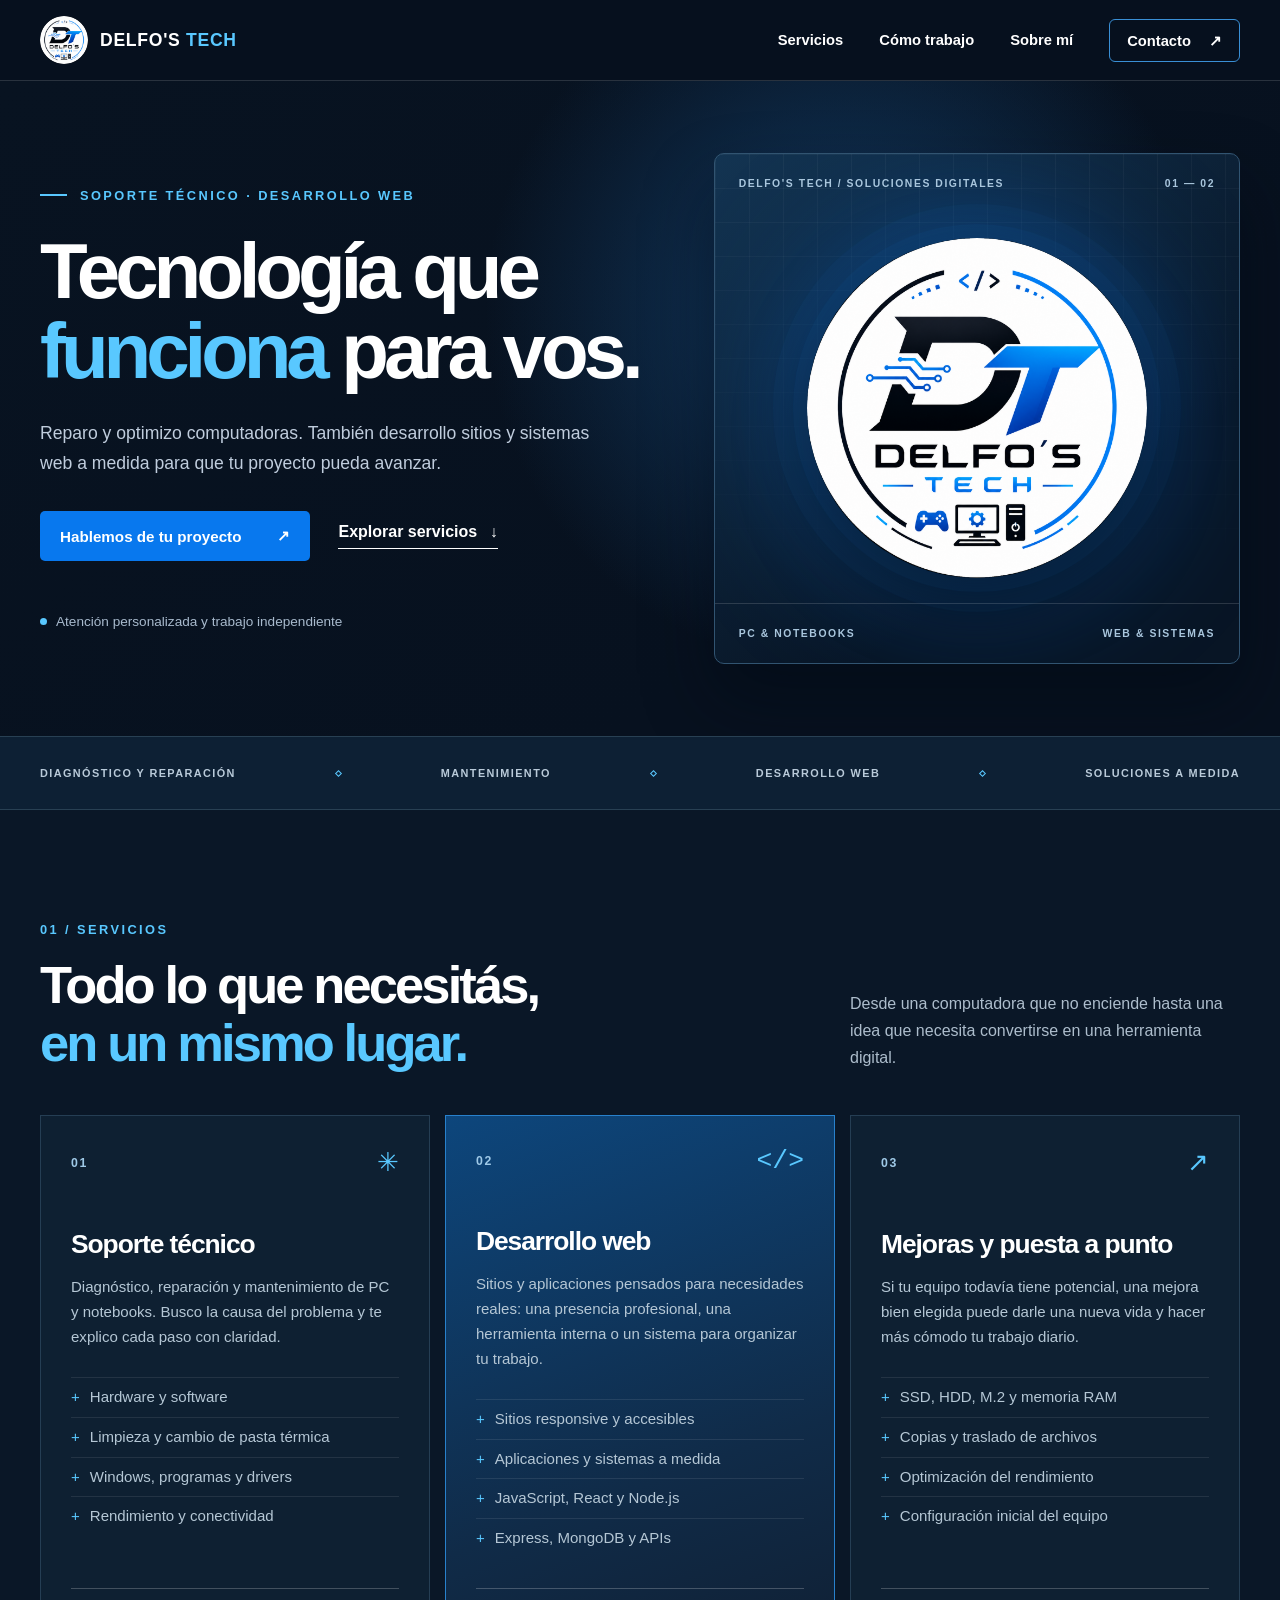
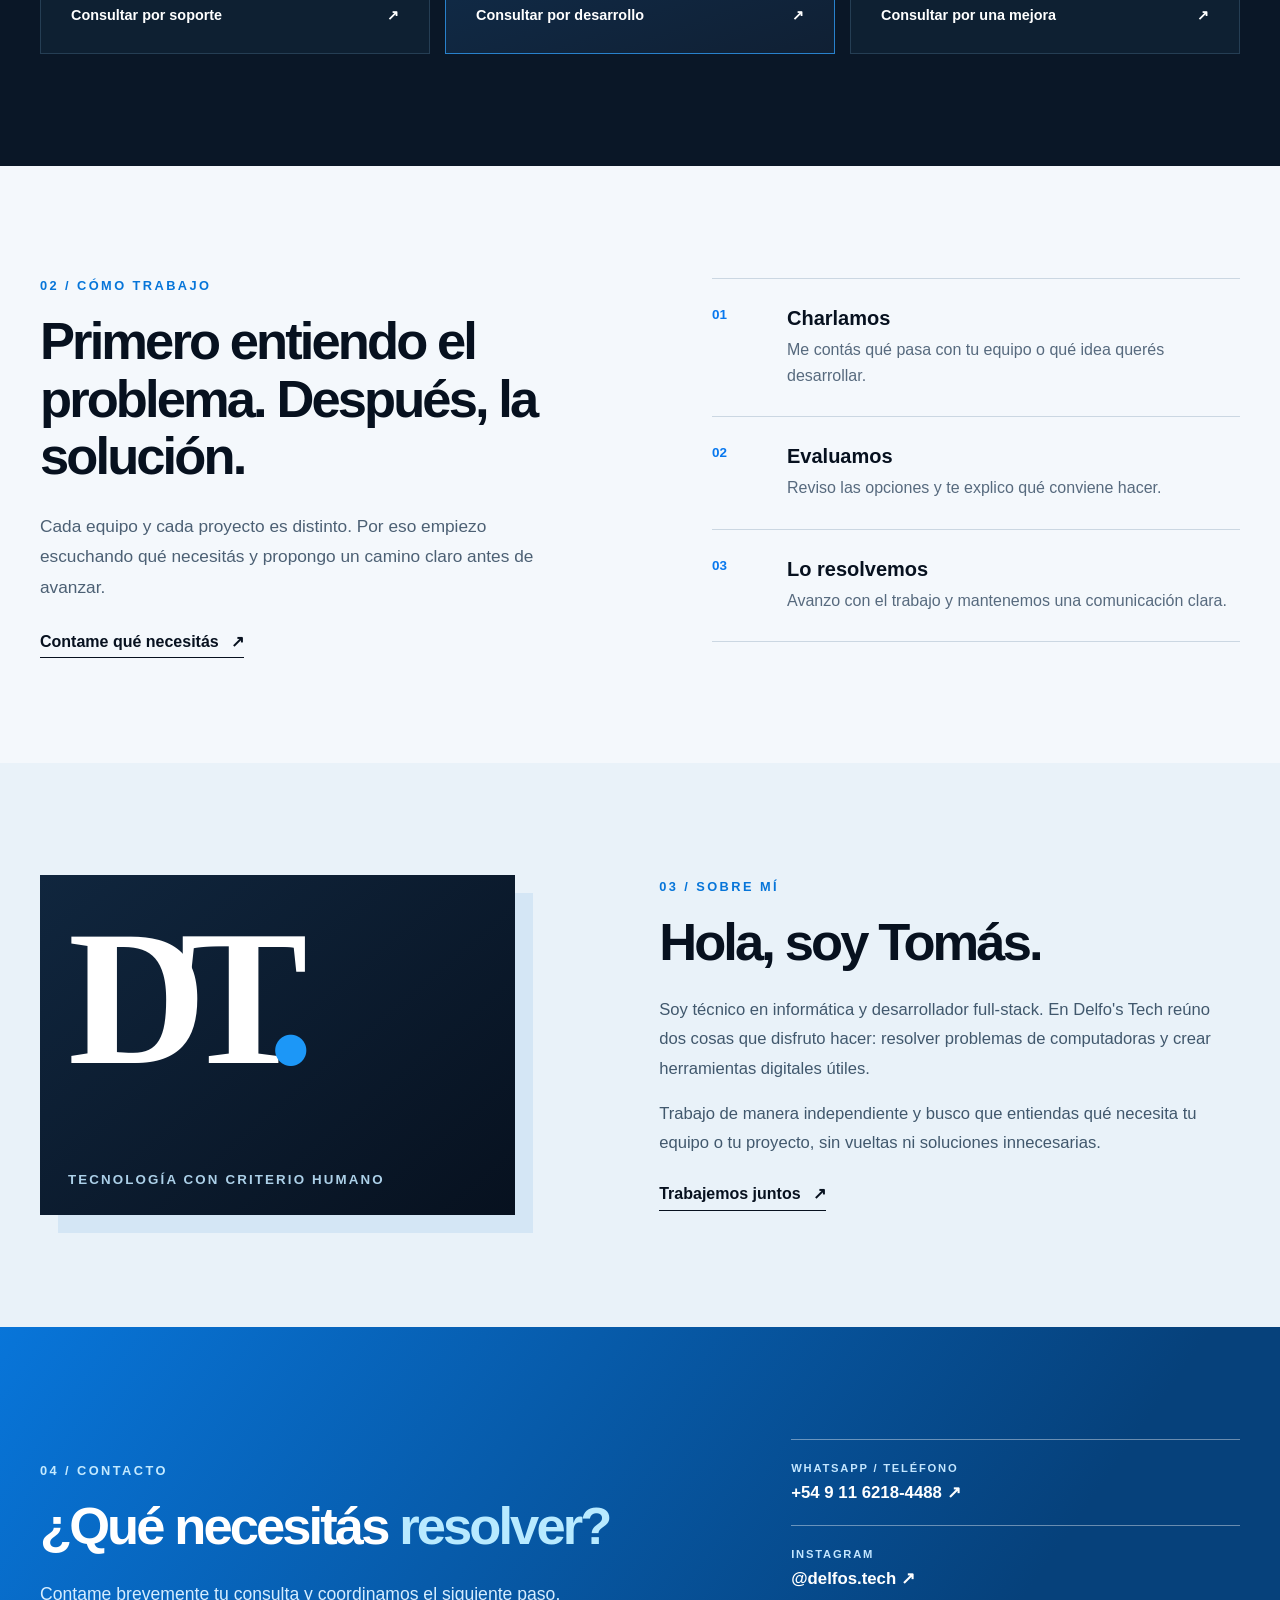
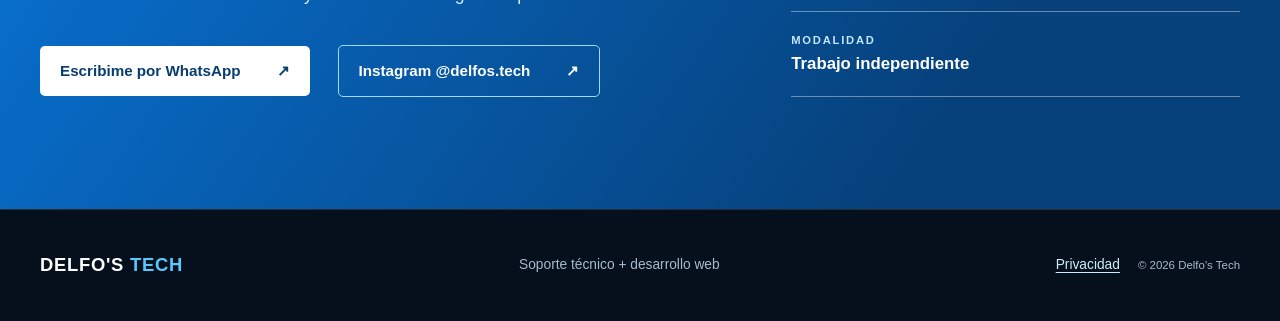
<file: index.html>
<!doctype html>
<html lang="es">
<head>
  <meta charset="utf-8">
  <meta name="viewport" content="width=device-width, initial-scale=1">
  <meta name="theme-color" content="#07111f">
  <meta name="description" content="Delfo's Tech: soporte técnico para PC y notebooks, desarrollo web y soluciones digitales en Buenos Aires.">
  <title>Delfo's Tech | Soporte técnico y desarrollo web</title>
  <link rel="icon" href="assets/DELFOS TECH LOGO.png">
  <link rel="stylesheet" href="styles.css">
  <script src="script.js" defer></script>
</head>
<body>
  <a class="skip" href="#contenido">Ir al contenido</a>
  <header class="site-header">
    <div class="container header-inner">
      <a class="brand" href="#inicio" aria-label="Delfo's Tech, inicio"><img src="assets/DELFOS TECH LOGO.png" alt=""><span>DELFO'S <b>TECH</b></span></a>
      <button class="menu-toggle" type="button" aria-expanded="false" aria-controls="site-nav" aria-label="Abrir menú"><span></span><span></span><span></span></button>
      <nav id="site-nav" class="nav" aria-label="Navegación principal">
        <a href="#servicios">Servicios</a><a href="#metodo">Cómo trabajo</a><a href="#sobre-mi">Sobre mí</a><a class="nav-contact" href="#contacto">Contacto <span aria-hidden="true">↗</span></a>
      </nav>
    </div>
  </header>
  <main id="contenido">
    <section id="inicio" class="hero">
      <div class="container hero-grid">
        <div class="hero-copy">
          <div class="eyebrow"><span class="line"></span> SOPORTE TÉCNICO · DESARROLLO WEB</div>
          <h1>Tecnología que <em>funciona</em> para vos.</h1>
          <p>Reparo y optimizo computadoras. También desarrollo sitios y sistemas web a medida para que tu proyecto pueda avanzar.</p>
          <div class="hero-actions"><a class="button primary" href="#contacto">Hablemos de tu proyecto <span aria-hidden="true">↗</span></a><a class="text-link" href="#servicios">Explorar servicios <span aria-hidden="true">↓</span></a></div>
          <div class="hero-note"><span class="dot"></span> Atención personalizada y trabajo independiente</div>
        </div>
        <div class="hero-visual" aria-label="Identidad Delfo's Tech">
          <div class="visual-top"><span>DELFO'S TECH / SOLUCIONES DIGITALES</span><span>01 — 02</span></div>
          <div class="logo-stage"><div class="stage-glow"></div><img src="assets/DELFOS TECH LOGO.png" alt="Logo de Delfo's Tech"></div>
          <div class="visual-bottom"><span>PC & NOTEBOOKS</span><span>WEB & SISTEMAS</span></div>
        </div>
      </div>
    </section>
    <div class="ticker" aria-label="Áreas de trabajo"><div class="container ticker-inner"><span>DIAGNÓSTICO Y REPARACIÓN</span><i></i><span>MANTENIMIENTO</span><i></i><span>DESARROLLO WEB</span><i></i><span>SOLUCIONES A MEDIDA</span></div></div>
    <section id="servicios" class="section services">
      <div class="container">
        <div class="section-heading"><div><p class="kicker">01 / SERVICIOS</p><h2>Todo lo que necesitás,<br><span>en un mismo lugar.</span></h2></div><p>Desde una computadora que no enciende hasta una idea que necesita convertirse en una herramienta digital.</p></div>
        <div class="service-grid">
          <article class="service-card"><div class="card-top"><span class="card-number">01</span><span class="card-symbol" aria-hidden="true">✳</span></div><h3>Soporte técnico</h3><p>Diagnóstico, reparación y mantenimiento de PC y notebooks. Busco la causa del problema y te explico cada paso con claridad.</p><ul><li>Hardware y software</li><li>Limpieza y cambio de pasta térmica</li><li>Windows, programas y drivers</li><li>Rendimiento y conectividad</li></ul><a href="#contacto">Consultar por soporte <span aria-hidden="true">↗</span></a></article>
          <article class="service-card featured"><div class="card-top"><span class="card-number">02</span><span class="card-symbol" aria-hidden="true">&lt;/&gt;</span></div><h3>Desarrollo web</h3><p>Sitios y aplicaciones pensados para necesidades reales: una presencia profesional, una herramienta interna o un sistema para organizar tu trabajo.</p><ul><li>Sitios responsive y accesibles</li><li>Aplicaciones y sistemas a medida</li><li>JavaScript, React y Node.js</li><li>Express, MongoDB y APIs</li></ul><a href="#contacto">Consultar por desarrollo <span aria-hidden="true">↗</span></a></article>
          <article class="service-card"><div class="card-top"><span class="card-number">03</span><span class="card-symbol" aria-hidden="true">↗</span></div><h3>Mejoras y puesta a punto</h3><p>Si tu equipo todavía tiene potencial, una mejora bien elegida puede darle una nueva vida y hacer más cómodo tu trabajo diario.</p><ul><li>SSD, HDD, M.2 y memoria RAM</li><li>Copias y traslado de archivos</li><li>Optimización del rendimiento</li><li>Configuración inicial del equipo</li></ul><a href="#contacto">Consultar por una mejora <span aria-hidden="true">↗</span></a></article>
        </div>
      </div>
    </section>
    <section id="metodo" class="section method"><div class="container method-grid"><div><p class="kicker">02 / CÓMO TRABAJO</p><h2>Primero entiendo el problema. Después, la solución.</h2><p class="method-intro">Cada equipo y cada proyecto es distinto. Por eso empiezo escuchando qué necesitás y propongo un camino claro antes de avanzar.</p><a class="text-link" href="#contacto">Contame qué necesitás <span aria-hidden="true">↗</span></a></div><div class="steps"><div class="step"><span>01</span><div><h3>Charlamos</h3><p>Me contás qué pasa con tu equipo o qué idea querés desarrollar.</p></div></div><div class="step"><span>02</span><div><h3>Evaluamos</h3><p>Reviso las opciones y te explico qué conviene hacer.</p></div></div><div class="step"><span>03</span><div><h3>Lo resolvemos</h3><p>Avanzo con el trabajo y mantenemos una comunicación clara.</p></div></div></div></div></section>
    <section id="sobre-mi" class="section about"><div class="container about-grid"><div class="about-mark"><span>DT<span class="accent">.</span></span><small>TECNOLOGÍA CON CRITERIO HUMANO</small></div><div><p class="kicker">03 / SOBRE MÍ</p><h2>Hola, soy Tomás.</h2><p>Soy técnico en informática y desarrollador full-stack. En Delfo's Tech reúno dos cosas que disfruto hacer: resolver problemas de computadoras y crear herramientas digitales útiles.</p><p>Trabajo de manera independiente y busco que entiendas qué necesita tu equipo o tu proyecto, sin vueltas ni soluciones innecesarias.</p><a class="text-link" href="#contacto">Trabajemos juntos <span aria-hidden="true">↗</span></a></div></div></section>
    <section id="contacto" class="section contact"><div class="container contact-grid"><div><p class="kicker">04 / CONTACTO</p><h2>¿Qué necesitás <em>resolver?</em></h2><p>Contame brevemente tu consulta y coordinamos el siguiente paso.</p><div class="contact-actions"><a class="button light" href="https://wa.me/5491162184488?text=Hola%20Delfo%27s%20Tech%2C%20quiero%20hacer%20una%20consulta." target="_blank" rel="noopener noreferrer">Escribime por WhatsApp <span aria-hidden="true">↗</span></a><a class="button outline" href="https://www.instagram.com/delfos.tech/" target="_blank" rel="noopener noreferrer">Instagram @delfos.tech <span aria-hidden="true">↗</span></a></div></div><div class="contact-side"><div><span>WHATSAPP / TELÉFONO</span><a href="https://wa.me/5491162184488" target="_blank" rel="noopener noreferrer">+54 9 11 6218-4488 ↗</a></div><div><span>INSTAGRAM</span><a href="https://www.instagram.com/delfos.tech/" target="_blank" rel="noopener noreferrer">@delfos.tech ↗</a></div><div><span>MODALIDAD</span><strong>Trabajo independiente</strong></div></div></div></section>
  </main>
  <footer><div class="container footer-inner"><a class="footer-brand" href="#inicio">DELFO'S <span>TECH</span></a><span>Soporte técnico + desarrollo web</span><div class="footer-legal"><a href="privacidad.html">Privacidad</a><small>© <span id="year"></span> Delfo's Tech</small></div></div></footer>
</body>
</html>
</file>
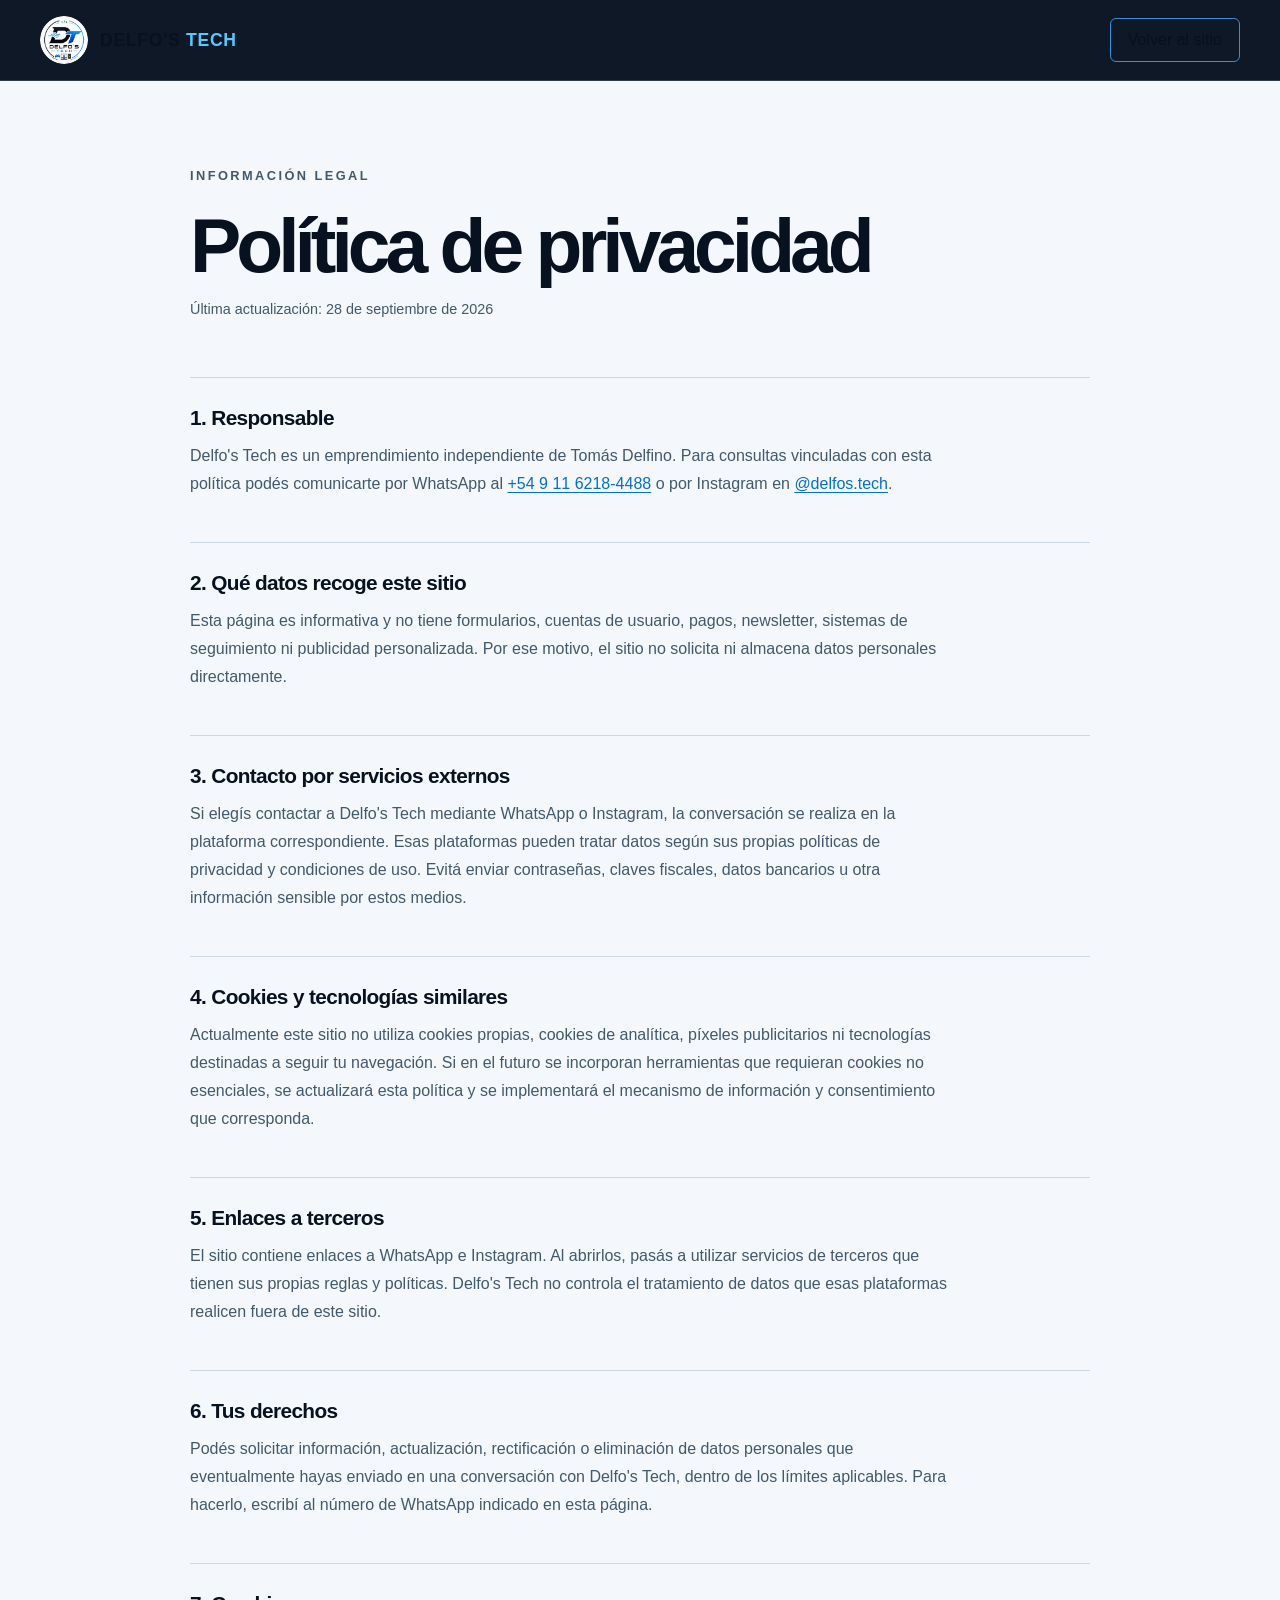
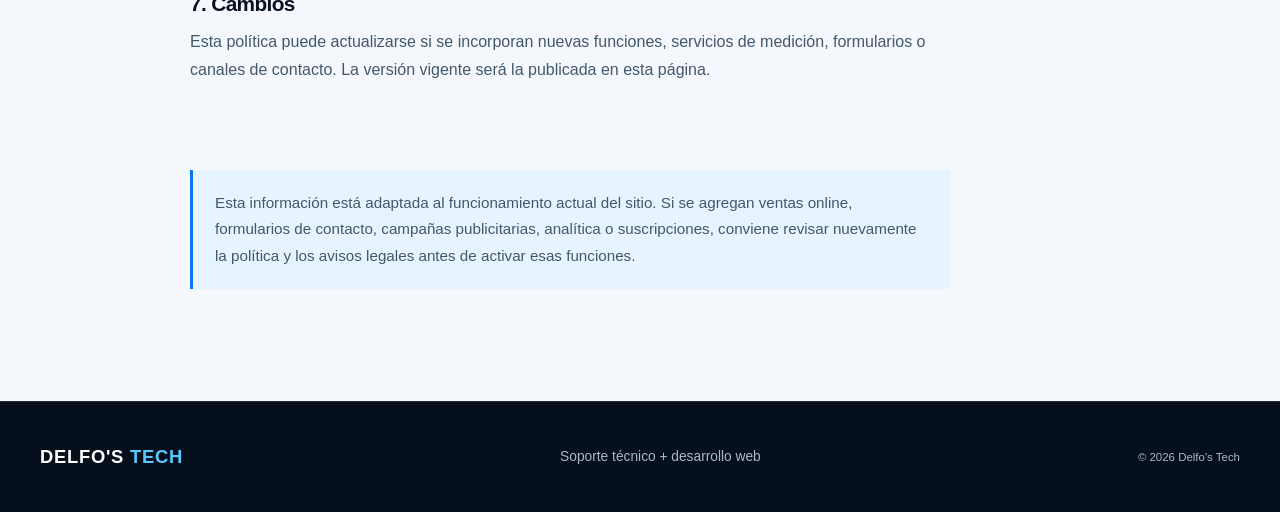
<file: privacidad.html>
<!doctype html>
<html lang="es">
<head>
  <meta charset="utf-8">
  <meta name="viewport" content="width=device-width, initial-scale=1">
  <meta name="description" content="Política de privacidad de Delfo's Tech.">
  <title>Política de privacidad | Delfo's Tech</title>
  <link rel="icon" href="assets/DELFOS TECH LOGO.png">
  <link rel="stylesheet" href="styles.css">
</head>
<body class="legal-page">
  <header class="site-header"><div class="container header-inner"><a class="brand" href="index.html#inicio" aria-label="Delfo's Tech, inicio"><img src="assets/DELFOS TECH LOGO.png" alt=""><span>DELFO'S <b>TECH</b></span></a><a class="nav-contact" href="index.html#contacto">Volver al sitio</a></div></header>
  <main class="legal-content container">
    <p class="kicker">INFORMACIÓN LEGAL</p>
    <h1>Política de privacidad</h1>
    <p class="legal-updated">Última actualización: 28 de septiembre de 2026</p>
    <section><h2>1. Responsable</h2><p>Delfo's Tech es un emprendimiento independiente de Tomás Delfino. Para consultas vinculadas con esta política podés comunicarte por WhatsApp al <a href="https://wa.me/5491162184488" target="_blank" rel="noopener noreferrer">+54 9 11 6218-4488</a> o por Instagram en <a href="https://www.instagram.com/delfos.tech/" target="_blank" rel="noopener noreferrer">@delfos.tech</a>.</p></section>
    <section><h2>2. Qué datos recoge este sitio</h2><p>Esta página es informativa y no tiene formularios, cuentas de usuario, pagos, newsletter, sistemas de seguimiento ni publicidad personalizada. Por ese motivo, el sitio no solicita ni almacena datos personales directamente.</p></section>
    <section><h2>3. Contacto por servicios externos</h2><p>Si elegís contactar a Delfo's Tech mediante WhatsApp o Instagram, la conversación se realiza en la plataforma correspondiente. Esas plataformas pueden tratar datos según sus propias políticas de privacidad y condiciones de uso. Evitá enviar contraseñas, claves fiscales, datos bancarios u otra información sensible por estos medios.</p></section>
    <section><h2>4. Cookies y tecnologías similares</h2><p>Actualmente este sitio no utiliza cookies propias, cookies de analítica, píxeles publicitarios ni tecnologías destinadas a seguir tu navegación. Si en el futuro se incorporan herramientas que requieran cookies no esenciales, se actualizará esta política y se implementará el mecanismo de información y consentimiento que corresponda.</p></section>
    <section><h2>5. Enlaces a terceros</h2><p>El sitio contiene enlaces a WhatsApp e Instagram. Al abrirlos, pasás a utilizar servicios de terceros que tienen sus propias reglas y políticas. Delfo's Tech no controla el tratamiento de datos que esas plataformas realicen fuera de este sitio.</p></section>
    <section><h2>6. Tus derechos</h2><p>Podés solicitar información, actualización, rectificación o eliminación de datos personales que eventualmente hayas enviado en una conversación con Delfo's Tech, dentro de los límites aplicables. Para hacerlo, escribí al número de WhatsApp indicado en esta página.</p></section>
    <section><h2>7. Cambios</h2><p>Esta política puede actualizarse si se incorporan nuevas funciones, servicios de medición, formularios o canales de contacto. La versión vigente será la publicada en esta página.</p></section>
    <p class="legal-note">Esta información está adaptada al funcionamiento actual del sitio. Si se agregan ventas online, formularios de contacto, campañas publicitarias, analítica o suscripciones, conviene revisar nuevamente la política y los avisos legales antes de activar esas funciones.</p>
  </main>
  <footer><div class="container footer-inner"><a class="footer-brand" href="index.html#inicio">DELFO'S <span>TECH</span></a><span>Soporte técnico + desarrollo web</span><small>© 2026 Delfo's Tech</small></div></footer>
</body>
</html>
</file>
<file: styles.css>
:root{--ink:#07111f;--navy:#0b1c31;--panel:#10243a;--blue:#0878ee;--cyan:#59c8ff;--white:#fff;--muted:#a8bacd;--line:rgba(255,255,255,.14);font-family:"DM Sans",Arial,sans-serif;color:var(--white);background:var(--ink)}
*{box-sizing:border-box}html{scroll-behavior:smooth}body{margin:0;min-width:320px}a{color:inherit;text-decoration:none}button{font:inherit}img{max-width:100%;display:block}.container{width:min(1200px,calc(100% - 48px));margin:auto}.skip{position:absolute;left:16px;top:-70px;background:white;color:var(--ink);padding:12px;z-index:30}.skip:focus{top:12px}section{scroll-margin-top:88px}h1,h2,h3,p{margin-top:0}h1,h2,h3,.brand,.footer-brand{font-family:"Space Grotesk",Arial,sans-serif}a:focus-visible,button:focus-visible{outline:3px solid var(--cyan);outline-offset:4px}
.site-header{position:sticky;top:0;z-index:20;background:rgba(7,17,31,.91);backdrop-filter:blur(16px);border-bottom:1px solid var(--line)}.header-inner{height:80px;display:flex;align-items:center;justify-content:space-between}.brand{display:flex;align-items:center;gap:12px;font-size:1.1rem;font-weight:700;letter-spacing:.04em}.brand img{height:48px;width:48px;border-radius:50%;object-fit:cover}.brand b,.footer-brand span{color:var(--cyan)}.nav{display:flex;align-items:center;gap:36px;font-size:.92rem;font-weight:600}.nav>a:not(.nav-contact):hover,.text-link:hover{color:var(--cyan)}.nav-contact{border:1px solid #398fd5;padding:12px 17px;border-radius:6px}.nav-contact:hover{background:#1179d8}.nav-contact span{margin-left:14px}.menu-toggle{display:none}
.hero{background:radial-gradient(circle at 66% 35%,#123b64 0%,transparent 38%),linear-gradient(145deg,#081321,#07111f 70%);overflow:hidden}.hero-grid{display:grid;grid-template-columns:1.08fr .92fr;gap:56px;align-items:center;min-height:650px;padding:72px 0}.eyebrow,.kicker{font-size:.8rem;font-weight:700;letter-spacing:.19em;color:var(--cyan)}.eyebrow{display:flex;align-items:center;gap:13px;margin-bottom:28px}.eyebrow .line{height:2px;width:27px;background:var(--cyan)}h1{font-size:clamp(3.3rem,6.1vw,6rem);line-height:1.03;letter-spacing:-.065em;margin-bottom:26px;max-width:690px}h1 em,.contact h2 em{font-style:normal;color:var(--cyan)}.hero-copy>p{color:#c0cddd;font-size:1.1rem;line-height:1.75;max-width:570px;margin-bottom:32px}.hero-actions,.contact-actions{display:flex;align-items:center;gap:28px;flex-wrap:wrap}.button{display:inline-flex;align-items:center;justify-content:space-between;gap:36px;border-radius:5px;padding:16px 20px;font-weight:700;font-size:.95rem;transition:transform .2s,background .2s}.button:hover{transform:translateY(-3px)}.primary{background:var(--blue);color:#fff}.primary:hover{background:#188ffc}.text-link{font-weight:700;border-bottom:1px solid currentColor;padding-bottom:7px}.text-link span{margin-left:8px}.hero-note{display:flex;align-items:center;gap:9px;color:#a8bacd;margin-top:53px;font-size:.85rem}.dot{width:7px;height:7px;background:var(--cyan);border-radius:50%}
.hero-visual{position:relative;border:1px solid #315471;background:linear-gradient(145deg,#133452,#081525 70%);border-radius:10px;min-height:500px;box-shadow:0 35px 70px #0208127a;display:flex;flex-direction:column;justify-content:space-between;overflow:hidden}.hero-visual:before{content:"";position:absolute;inset:0;background-image:linear-gradient(#ffffff0a 1px,transparent 1px),linear-gradient(90deg,#ffffff0a 1px,transparent 1px);background-size:34px 34px;mask-image:linear-gradient(black,transparent 90%)}.visual-top,.visual-bottom{position:relative;z-index:1;display:flex;justify-content:space-between;padding:24px;font-size:.65rem;font-weight:700;letter-spacing:.15em;color:#a9c6dd}.visual-bottom{border-top:1px solid #ffffff24}.logo-stage{display:grid;place-items:center;position:relative;padding:25px}.logo-stage img{position:relative;width:min(78%,340px);border-radius:50%;box-shadow:0 0 0 14px #2994f20b,0 0 0 34px #2994f209,0 25px 65px #0008}.stage-glow{position:absolute;width:70%;aspect-ratio:1;border-radius:50%;filter:blur(65px);background:#0878ee70}
.ticker{border-block:1px solid #284053;background:#0d2034}.ticker-inner{min-height:72px;display:flex;justify-content:space-between;align-items:center;gap:15px;color:#b9cad9;font-size:.68rem;font-weight:700;letter-spacing:.13em}.ticker i{width:5px;height:5px;border:1px solid var(--cyan);transform:rotate(45deg);flex:none}.section{padding:112px 0}.section-heading{display:flex;justify-content:space-between;align-items:end;gap:40px;margin-bottom:44px}.kicker{margin-bottom:19px}.section h2{font-size:clamp(2.4rem,4.1vw,4.3rem);line-height:1.1;letter-spacing:-.055em;margin-bottom:0}.section-heading h2 span{color:var(--cyan)}.section-heading>p{color:#adbdcc;line-height:1.7;max-width:390px;margin:0}.services{background:#0a1727}.service-grid{display:grid;grid-template-columns:repeat(3,1fr);gap:15px}.service-card{border:1px solid #253e54;background:#0e2032;padding:30px;display:flex;flex-direction:column;min-height:470px;transition:transform .2s,border-color .2s}.service-card:hover{transform:translateY(-5px);border-color:#3f91dc}.service-card.featured{background:linear-gradient(160deg,#0d467c,#102b48 65%,#102034);border-color:#2881cc}.card-top{display:flex;justify-content:space-between;align-items:center;margin-bottom:50px;color:#9fc9e7}.card-number{font-size:.77rem;font-weight:700;letter-spacing:.14em}.card-symbol{font-size:1.65rem;color:var(--cyan);font-family:monospace}.service-card h3{font-size:1.65rem;letter-spacing:-.04em;margin-bottom:15px}.service-card p,.service-card li{color:#b5c7d5;line-height:1.65;font-size:.94rem}.service-card ul{list-style:none;padding:0;margin:12px 0 30px}.service-card li{border-top:1px solid #ffffff16;padding:7px 0}.service-card li:before{content:"+";color:var(--cyan);margin-right:10px}.service-card>a{margin-top:auto;border-top:1px solid #ffffff37;padding-top:18px;display:flex;justify-content:space-between;font-weight:700;font-size:.9rem}.service-card>a:hover{color:var(--cyan)}
.method{background:#f4f8fc;color:var(--ink)}.method-grid{display:grid;grid-template-columns:1fr 1fr;gap:12%}.method .kicker,.about .kicker{color:#0675d9}.method h2{max-width:540px}.method-intro{font-size:1.08rem;line-height:1.75;color:#4c6074;margin:26px 0 30px;max-width:530px}.steps{border-top:1px solid #cbd7e2}.step{display:grid;grid-template-columns:75px 1fr;border-bottom:1px solid #cbd7e2;padding:28px 0}.step>span{color:#0878ee;font-weight:700;font-size:.84rem}.step h3{font-size:1.25rem;margin-bottom:7px}.step p{line-height:1.6;color:#576a7e;margin:0}.about{background:#e9f2f9;color:var(--ink)}.about-grid{display:grid;grid-template-columns:.9fr 1.1fr;gap:12%;align-items:center}.about-mark{min-height:340px;background:linear-gradient(140deg,#10263e,#07111f);display:flex;flex-direction:column;justify-content:space-between;padding:28px;box-shadow:18px 18px 0 #d4e6f5;color:white}.about-mark>span{font-family:"Space Grotesk";font-size:clamp(7rem,15vw,14rem);font-weight:700;line-height:1;letter-spacing:-.14em}.about-mark .accent{color:#1c97f7}.about-mark small{letter-spacing:.16em;font-weight:700;color:#acd0e8}.about h2{margin-bottom:25px}.about p:not(.kicker){line-height:1.75;color:#41586d;font-size:1.04rem}.about .text-link{display:inline-block;margin-top:10px}
.contact{background:linear-gradient(125deg,#0875d9,#06417b 75%)}.contact-grid{display:grid;grid-template-columns:1.15fr .85fr;gap:12%;align-items:end}.contact .kicker{color:#c4eaff}.contact h2{max-width:650px}.contact h2 em{color:#b8eaff}.contact p:not(.kicker){font-size:1.1rem;color:#d5edff;line-height:1.7;margin:25px 0 35px}.button.light{background:white;color:#083d70}.button.outline{border:1px solid #a4d9ff}.contact-side{border-top:1px solid #ffffff65}.contact-side>div{display:flex;flex-direction:column;gap:8px;padding:22px 0;border-bottom:1px solid #ffffff65;overflow-wrap:anywhere}.contact-side span{font-size:.7rem;letter-spacing:.16em;color:#c3e6ff;font-weight:700}.contact-side a,.contact-side strong{font-size:1.05rem;font-weight:600}.contact-side a:hover{text-decoration:underline}
footer{background:#06101d;border-top:1px solid #ffffff20}.footer-inner{min-height:110px;display:flex;align-items:center;justify-content:space-between;gap:24px;color:#a8bacd;font-size:.86rem}.footer-brand{color:white;font-size:1.15rem;font-weight:700;letter-spacing:.04em}.footer-legal{display:flex;align-items:center;gap:18px}.footer-legal a{color:#ccecff;text-decoration:underline;text-underline-offset:3px}.footer-legal a:hover{color:white}
@media(max-width:900px){.hero-grid{gap:28px}.hero-visual{min-height:400px}.service-grid{grid-template-columns:1fr 1fr}.service-card:last-child{grid-column:span 2;min-height:380px}.method-grid,.about-grid,.contact-grid{gap:7%}.ticker-inner{flex-wrap:wrap;padding:20px 0;justify-content:center}.ticker i:last-of-type{display:none}}
@media(max-width:700px){.container{width:min(100% - 36px,540px)}.header-inner{height:68px}.brand img{width:42px;height:42px}.menu-toggle{display:flex;width:44px;height:44px;flex-direction:column;justify-content:center;gap:5px;border:1px solid #42607c;background:transparent;border-radius:5px;padding:10px;cursor:pointer}.menu-toggle span{height:2px;background:white;width:100%}.nav{display:none;position:absolute;top:68px;left:0;right:0;flex-direction:column;align-items:stretch;gap:0;background:#0b1c31;border-bottom:1px solid #335673;padding:10px 18px 20px}.nav.open{display:flex}.nav a{padding:14px}.nav-contact{margin-top:6px}.hero-grid{grid-template-columns:1fr;padding:62px 0 48px;min-height:0}.hero-copy>p{font-size:1rem}.hero-note{margin-top:38px}.hero-visual{min-height:370px}.logo-stage img{width:min(64%,280px)}.visual-top,.visual-bottom{padding:17px;font-size:.55rem}.ticker-inner{font-size:.6rem;gap:12px}.section{padding:76px 0}.section-heading{display:block}.section-heading>p{margin-top:22px}.service-grid,.method-grid,.about-grid,.contact-grid{grid-template-columns:1fr}.service-card,.service-card:last-child{grid-column:auto;min-height:0}.card-top{margin-bottom:35px}.method-grid,.about-grid,.contact-grid{gap:46px}.about-mark{min-height:280px}.contact-actions{gap:12px}.contact-side{margin-top:10px}.footer-inner{padding:30px 0;min-height:0;align-items:flex-start;flex-direction:column;gap:12px}}
@media(max-width:420px){h1{font-size:3.05rem}.hero-actions{align-items:flex-start;flex-direction:column;gap:22px}.button{width:100%}.contact-actions{flex-direction:column;align-items:stretch}.hero-visual{min-height:320px}.ticker i{display:none}.ticker-inner span{width:46%;text-align:center}}
@media(prefers-reduced-motion:reduce){html{scroll-behavior:auto}*,*:before,*:after{transition:none!important;animation:none!important}}

/* Ajustes móviles: priorizan lectura, toque y ausencia de scroll lateral. */
@media(max-width:700px){
  html,body{overflow-x:hidden}
  .site-header{background:rgba(7,17,31,.97)}
  .container{width:calc(100% - 32px);max-width:none}
  .brand{gap:9px;font-size:1rem;letter-spacing:.02em}
  .brand img{width:40px;height:40px}
  .menu-toggle{width:46px;height:46px;flex:none}
  .nav a,.nav-contact{min-height:48px;display:flex;align-items:center}
  .hero-grid{padding-top:48px;padding-bottom:40px}
  h1{font-size:clamp(2.9rem,12vw,4.15rem);line-height:1.02}
  .hero-copy>p{line-height:1.6}
  .hero-actions{width:100%}
  .hero-actions .primary{width:100%}
  .hero-visual{width:100%;min-height:330px}
  .logo-stage{padding:18px}
  .logo-stage img{width:min(72%,260px)}
  .visual-top,.visual-bottom{gap:14px;line-height:1.4}
  .visual-top span:first-child,.visual-bottom span{max-width:58%}
  .ticker-inner{min-height:0;padding:18px 0}
  .section{padding:68px 0}
  .section h2{font-size:clamp(2.35rem,10vw,3.25rem)}
  .service-card{padding:24px;min-height:0}
  .service-card h3{font-size:1.5rem}
  .service-card p,.service-card li{font-size:.95rem}
  .method-intro{font-size:1rem}
  .about-mark{min-height:250px;padding:22px;box-shadow:10px 10px 0 #d4e6f5}
  .about-mark>span{font-size:clamp(6rem,28vw,9rem)}
  .contact h2{font-size:clamp(2.4rem,11vw,3.4rem)}
  .contact-actions .button{width:100%;min-height:54px}
  .contact-side a,.contact-side strong{font-size:1rem}
  .footer-inner{width:calc(100% - 32px)}
  .footer-legal{align-items:flex-start;flex-direction:column;gap:8px}
}

@media(max-width:380px){
  .container,.footer-inner{width:calc(100% - 28px)}
  .brand span{font-size:.9rem}
  .hero-grid{padding-top:40px}
  .hero-visual{min-height:290px}
  .visual-top,.visual-bottom{padding:14px;font-size:.5rem}
  .ticker-inner span{width:100%;}
  .ticker-inner i{display:none}
  .step{grid-template-columns:52px 1fr}
}

.legal-page{background:#f4f8fc;color:var(--ink)}
.legal-page .site-header{background:rgba(7,17,31,.97)}
.legal-content{padding-top:84px;padding-bottom:96px;max-width:900px}
.legal-content h1{font-size:clamp(3rem,6vw,5rem);margin-bottom:12px}
.legal-updated{color:#64788b;font-size:.9rem;margin-bottom:54px}
.legal-content section{border-top:1px solid #ccd9e5;padding:28px 0}
.legal-content h2{font-size:1.3rem;letter-spacing:-.03em;margin-bottom:12px}
.legal-content p{color:#42586c;line-height:1.75;max-width:760px}
.legal-content a{color:#066fca;text-decoration:underline;text-underline-offset:3px}
.legal-note{margin-top:42px;padding:20px 22px;border-left:3px solid var(--blue);background:#e7f3ff;font-size:.95rem}
@media(max-width:700px){.legal-content{padding-top:58px;padding-bottom:70px}.legal-content h1{font-size:clamp(2.7rem,12vw,4rem)}.legal-updated{margin-bottom:34px}}
</file>
